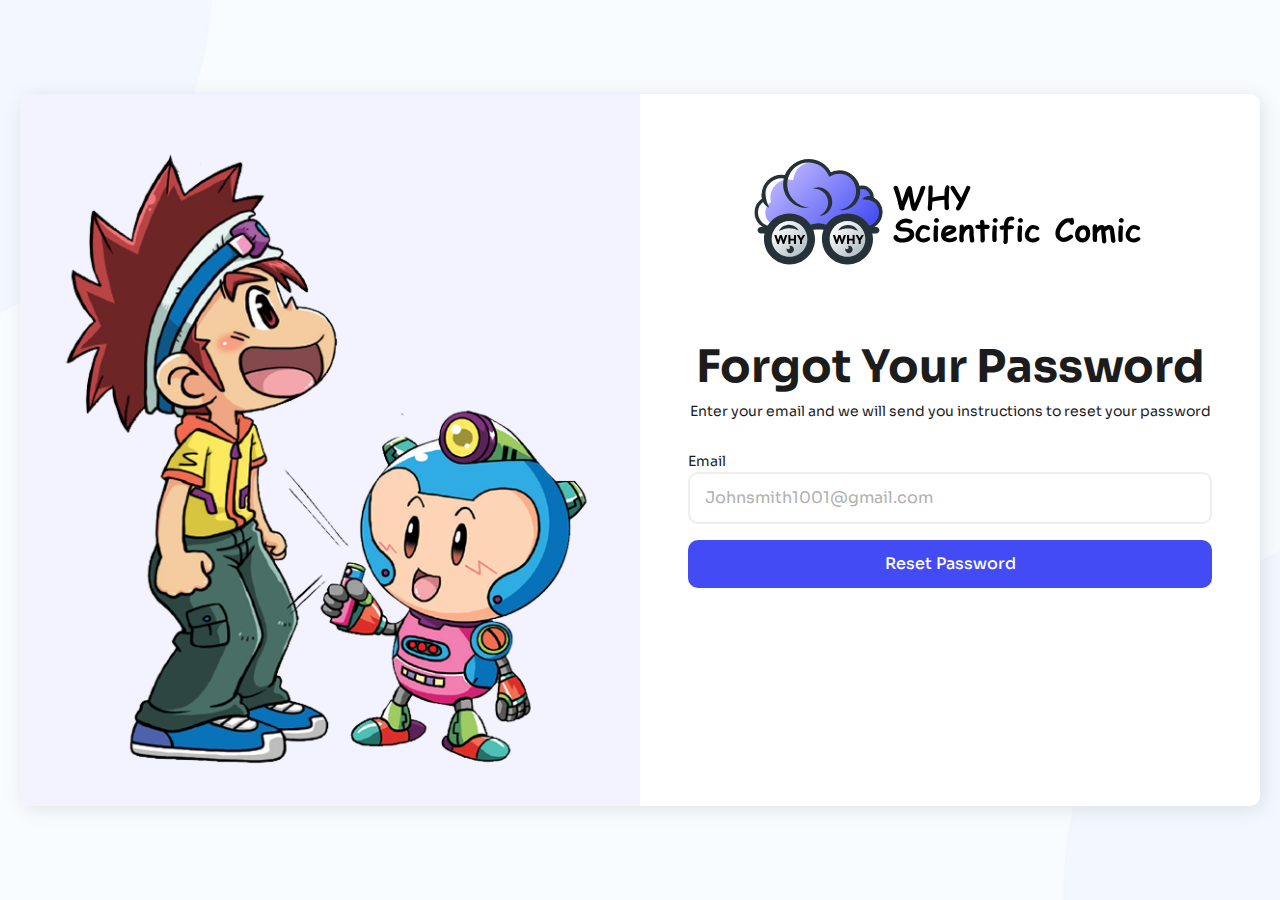
<file: forgot-password.html>
<!doctype html>
<html lang="en">

<head>
    <!-- Required meta tags -->
    <meta charset="utf-8">
    <meta name="viewport" content="width=device-width, initial-scale=1">

    <!-- Bootstrap CSS -->
    <link href="./css/bootstrap.min.css" rel="stylesheet">
    <link href="./css/style.css" rel="stylesheet">
    <link href="./css/login.css" rel="stylesheet">


    <title>:: Forgot Password ::</title>
</head>

<body>

    <div class="commonForm-container">
        <div class="commonFormWrapper forgotPassWrap">
            <div class="row m-0">
                <div class="commonForm-left col-lg-6">
                    <img src="./images/loginImg.png" alt="Login" class="img-fluid w-1001 object-fit-cover">
                </div>
                <div class="commonForm-right col-lg-6">
                    <div class="formtop text-center">
                        <div class="logo mb-4">
                            <img src="./images/logo.svg" alt="why scientific comic" class="img-fluid">
                        </div>
                        <h1 class="mb-2">Forgot Your Password</h1>
                        <p>Enter your email and we will send you instructions to reset your password</p>
                    </div>
                    <div class="commonForm-form">
                        <form>

                            <div class="mb-3">
                                <label class="form-label">Email</label>
                                <div class="input-group">
                                    <input type="email" class="form-control" placeholder="Johnsmith1001@gmail.com">
                                </div>
                            </div>
                            <button type="submit" class="btn btn-login text-white">Reset Password</button>

                        </form>
                    </div>
                </div>
            </div>
        </div>
    </div>





    <!-- JS FILES -->
    <script type="text/javascript" src="./js/bootstrap.min.js"></script>
    <script src="https://ajax.googleapis.com/ajax/libs/jquery/3.7.1/jquery.min.js"></script>
    <!--   -->

</body>

</html>
</file>
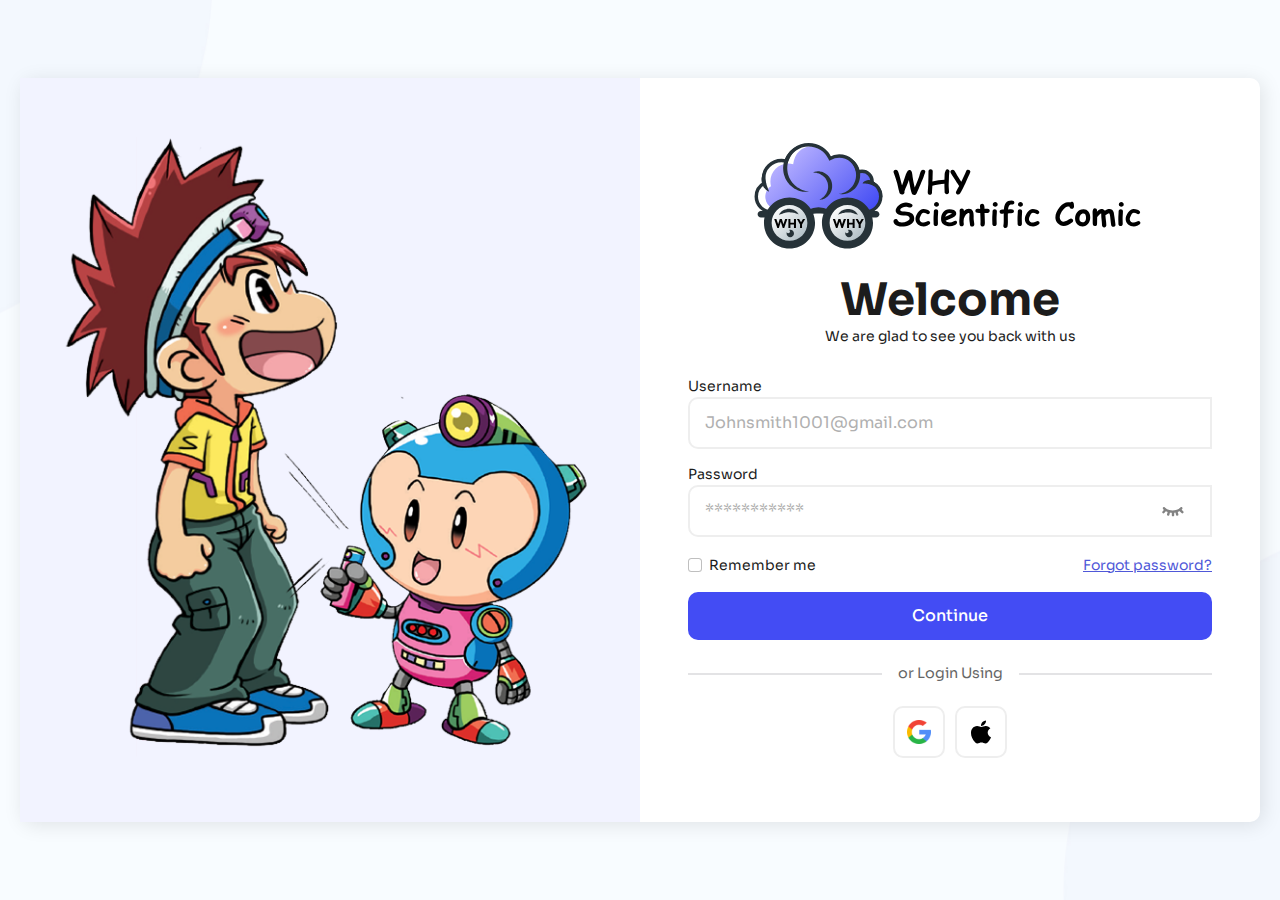
<file: login.html>
<!doctype html>
<html lang="en">

<head>
    <!-- Required meta tags -->
    <meta charset="utf-8">
    <meta name="viewport" content="width=device-width, initial-scale=1">

    <!-- Bootstrap CSS -->
    <link href="./css/bootstrap.min.css" rel="stylesheet">
    <link href="./css/style.css" rel="stylesheet">
    <link href="./css/login.css" rel="stylesheet">


    <title>:: Login ::</title>
</head>

<body>

    <div class="commonForm-container">
        <div class="commonFormWrapper">
            <div class="row m-0">
                <div class="commonForm-left col-lg-6">
                    <img src="./images/loginImg.png" alt="Login" class="img-fluid w-1001 object-fit-cover">
                </div>
                <div class="commonForm-right col-lg-6">
                    <div class="formtop text-center">
                        <div class="logo mb-4">
                            <img src="./images/logo.svg" alt="why scientific comic" class="img-fluid">
                        </div>
                        <h1>Welcome</h1>
                        <p>We are glad to see you back with us</p>
                    </div>
                    <div class="commonForm-form">
                        <form>
                            <div class="mb-3">
                                <label class="form-label">Username</label>
                                <div class="input-group">
                                    <input type="email" class="form-control" placeholder="Johnsmith1001@gmail.com">
                                    <span class="input-group-text">
                                        <i class="fas fa-envelope"></i>
                                    </span>
                                </div>
                            </div>

                            <div class="mb-3">
                                <label class="form-label">Password</label>
                                <div class="input-group">
                                    <input type="password" class="form-control" placeholder="***********">
                                    <span class="input-group-text password-toggle">
                                        <i class="fas fa-eye"></i>
                                        <img src="./images/eye-closed.svg" alt="eye-closed" class="img-fluid">
                                    </span>
                                </div>
                            </div>

                            <div class="form-check">
                                <div class="inpCheckWrap">
                                    <input type="checkbox" class="form-check-input" id="remember">
                                    <label class="form-check-label" for="remember">Remember me</label>
                                </div>
                                <a href="#" class="forgot-password text-decoration-underline linkColor2">Forgot
                                    password?</a>
                            </div>

                            <button type="submit" class="btn btn-login text-white">Continue</button>

                            <div class="divider">
                                <span>or Login Using</span>
                            </div>

                            <div class="social-login">
                                <button type="button" class="btn btn-social">
                                    <img src="./images/google.svg" alt="google" class="img-fluid">
                                </button>
                                <button type="button" class="btn btn-social">
                                    <img src="./images/apple.svg" alt="google" class="img-fluid">
                                </button>
                            </div>

                            <!-- <div class="register-link">
                                Don't have an account? <a href="#" class="text-decoration-none">Register now</a>
                            </div> -->
                        </form>
                    </div>
                </div>
            </div>
        </div>
    </div>





    <!-- JS FILES -->
    <script type="text/javascript" src="./js/bootstrap.min.js"></script>
    <script src="https://ajax.googleapis.com/ajax/libs/jquery/3.7.1/jquery.min.js"></script>
    <!--   -->

</body>

</html>
</file>
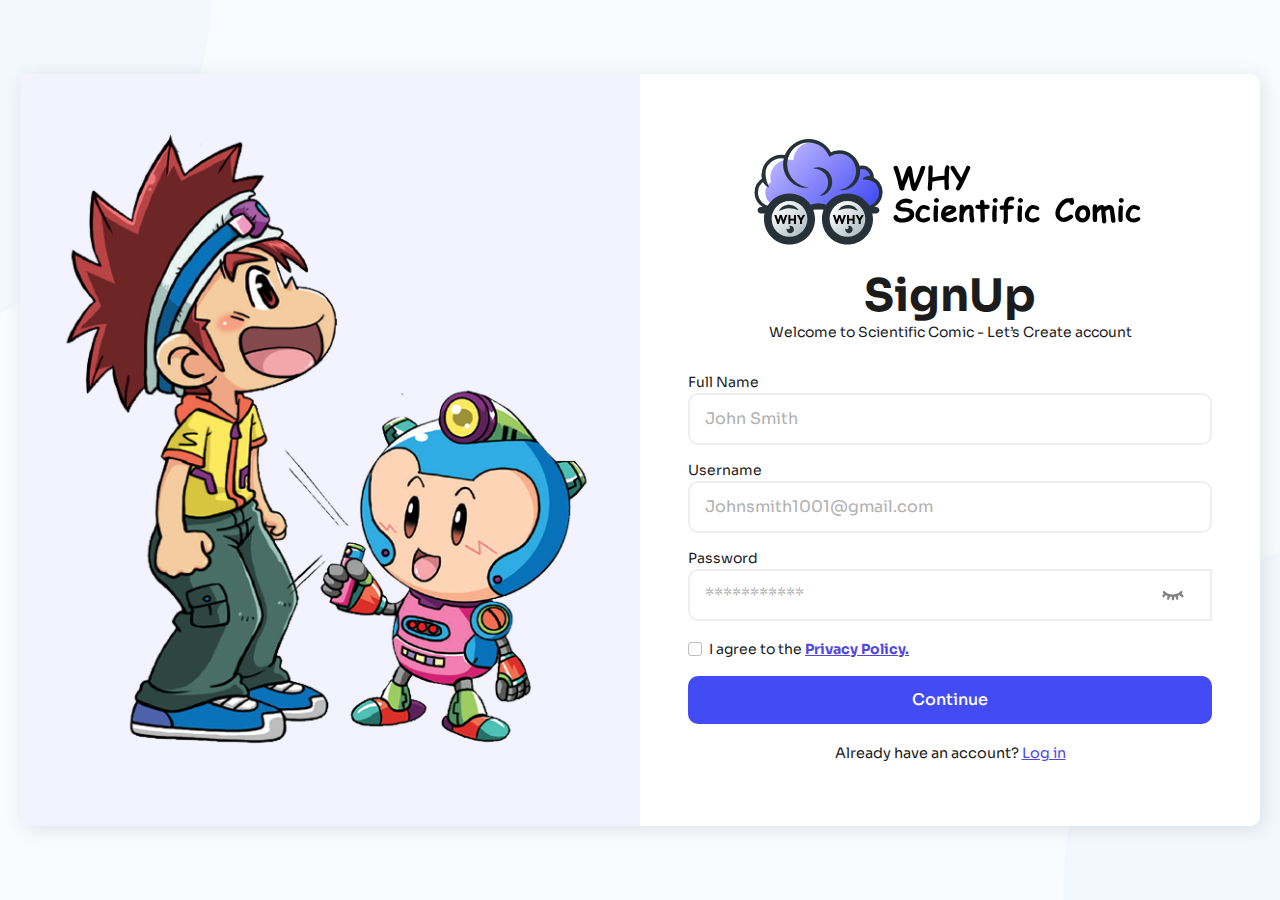
<file: signup.html>
<!doctype html>
<html lang="en">

<head>
    <!-- Required meta tags -->
    <meta charset="utf-8">
    <meta name="viewport" content="width=device-width, initial-scale=1">

    <!-- Bootstrap CSS -->
    <link href="./css/bootstrap.min.css" rel="stylesheet">
    <link href="./css/style.css" rel="stylesheet">
    <link href="./css/login.css" rel="stylesheet">


    <title>:: SignUp ::</title>
</head>

<body>

    <div class="commonForm-container">
        <div class="commonFormWrapper">
            <div class="row m-0">
                <div class="commonForm-left col-lg-6">
                    <img src="./images/loginImg.png" alt="Login" class="img-fluid w-1001 object-fit-cover">
                </div>
                <div class="commonForm-right col-lg-6">
                    <div class="formtop text-center">
                        <div class="logo mb-4">
                            <img src="./images/logo.svg" alt="why scientific comic" class="img-fluid">
                        </div>
                        <h1>SignUp</h1>
                        <p>Welcome to Scientific Comic - Let’s Create account </p>
                    </div>
                    <div class="commonForm-form">
                        <form>
                            <div class="mb-3">
                                <label class="form-label">Full Name</label>
                                <div class="input-group">
                                    <input type="text" class="form-control" placeholder="John Smith">
                                </div>
                            </div>

                            <div class="mb-3">
                                <label class="form-label">Username</label>
                                <div class="input-group">
                                    <input type="email" class="form-control" placeholder="Johnsmith1001@gmail.com">
                                </div>
                            </div>

                            <div class="mb-3">
                                <label class="form-label">Password</label>
                                <div class="input-group">
                                    <input type="password" class="form-control" placeholder="***********">
                                    <span class="input-group-text password-toggle">
                                        <i class="fas fa-eye"></i>
                                        <img src="./images/eye-closed.svg" alt="eye-closed" class="img-fluid">
                                    </span>
                                </div>
                            </div>

                            <div class="form-check">
                                <div class="inpCheckWrap">
                                    <input type="checkbox" class="form-check-input" id="remember">
                                    <label class="form-check-label" for="remember">I agree to the <a href="#"
                                            class="text-decoration-underline linkColor1 fw-bold">Privacy
                                            Policy.</a></label>
                                </div>
                            </div>

                            <button type="submit" class="btn btn-login text-white">Continue</button>

                            <div class="register-link">
                                Already have an account? <a href="#" class="text-decoration-underline linkColor1">Log
                                    in</a>
                            </div>
                        </form>
                    </div>
                </div>
            </div>
        </div>
    </div>





    <!-- JS FILES -->
    <script type="text/javascript" src="./js/bootstrap.min.js"></script>
    <script src="https://ajax.googleapis.com/ajax/libs/jquery/3.7.1/jquery.min.js"></script>
    <!--   -->

</body>

</html>
</file>
<file: css/login.css>
.linkColor1{
    color:#5248DD;
}
.linkColor2{
    color: #4F58D8;
}

.commonForm-container{
    background-color: #fff;
    display: flex;
    justify-content: center;align-items: center;
    width: 100%;
    height: 100vh;
    padding: 40px 20px;
    background-image: url('../images/bg.jpg');
    background-repeat: no-repeat;
    background-size: cover;
    background-position: center center;
}

.commonFormWrapper{
    width: 100%;
    max-width: 1280px;
    margin: auto;
    box-shadow: 3px 3px 20px 0 rgba(0, 0, 0, 0.1);
    border-radius: 10px;
    background-color: #fff;
}

.commonForm-left{
    background-color: #F2F3FF;
    padding: 59px 39px 24px;
}
.commonForm-right{
    padding: 64px 48px ;
}
.formtop{
    margin-bottom: 32px;
}
.formtop h1{
    font-size: 45px;
    font-weight: 700;
}

/* form css  */


.commonFormWrapper .commonForm-form .form-control {
    padding: 12px 15px;
    border-radius: 10px;
    border: 2px solid #eee;
    transition: all 0.3s ease;
}

.input-group-text {
    border: none;
    background: transparent;
    position: absolute;
    right: 15px;
    top: 50%;
    transform: translateY(-50%);
    z-index: 4;
    color: #666;
}

.input-group {
    position: relative;
}

.btn-login {
    padding: 12px 20px;
    background: #434CF4;
    border: none;
    border-radius: 10px;
    font-weight: 500;
    width: 100%;
    transition: all 0.3s ease;
}

.btn-login:hover {
    transform: translateY(-2px);
    box-shadow: 0 5px 15px rgba(0, 98, 204, 0.3);
}

.social-login {
    display: flex;
    gap: 10px;
    margin-top: 24px;
    justify-content: center;
}

.btn-social {
    flex: 1;
    padding: 12px;
    border-radius: 10px;
    border: 2px solid #eee;
    transition: all 0.3s ease;
    max-width: fit-content;
}

.btn-social:hover {
    background: #f8f9fa;
    transform: translateY(-2px);
}

.btn-social i {
    margin-right: 10px;
}

.divider {
    text-align: center;
    margin: 24px 0 ;
    position: relative;
}

.divider::before {
    content: '';
    position: absolute;
    left: 0;
    top: 50%;
    width: 100%;
    height: 2px;
    background: #C7C7CC80;
}

.divider span {
    background: white;
    padding: 0 16px;
    color: #666;
    font-size: 0.9rem;
    position: relative;
    z-index: 1;
}

.commonForm-form label {
    margin-bottom: 4px;
    font-size: 14px;
    line-height: 1;
}

.commonForm-form input::placeholder{
    color: #B0B0B0;
    font-size: 16px;
}

.form-check {
    display: flex;
    justify-content: space-between;
    align-items: center;
    margin: 15px 0;
    padding: 0;
}

.inpCheckWrap{
    display: flex;
    align-items: center;
    gap: 7px;
}
.inpCheckWrap .form-check-input,
.inpCheckWrap .form-check-label{
    float: none;
    margin: 0;
}
.password-toggle {
    cursor: pointer;
}

.register-link {
    text-align: center;
    margin-top: 20px;
    font-size: 0.9rem;
}
.inpCheckWrap input:checked {
    box-shadow: none;
    position: relative;
    background-color: #4F58D8;
    border-color: #4F58D8;
}
.inpCheckWrap input:checked::before {
    content: "";
    width: calc(100% + 6px);
    height: calc(100% + 6px);
    border: 1px solid #4F58D8;
    position: absolute;
    top: -3px;
    left: -3px;
    border-radius: 4px;
}
.form-check-input:focus {
    border-color: #4F58D8;
    outline: 0;
    box-shadow: 0 0 0 .25rem rgba(79, 88, 216, 0.25);
}
.forgotPassWrap .formtop h1{
    margin-top: 75px;
}
</file>
<file: css/style.css>
@import url('https://fonts.googleapis.com/css2?family=Outfit:wght@100..900&family=Sora:wght@100..800&display=swap');
@import url('../css/bootstrap.min.css');



/* Common Css */

:root {
    --purple: #434CF4;
    --white: #FFFFFF;
    --black: #1c1c1c;
    --grey: #505050;
    --grey2: #5D5D5D;
    --grey3: #292929;
}

* {
    margin: 0;
    padding: 0;
    box-sizing: border-box;
}

h1,
h2,
h3,
h4,
h5,
h6,
p {
    margin: 0;
}


a {
    text-decoration: none;
    color: var(--black);
}


body {
    font-family: 'Sora';
    font-weight: normal;
    font-size: 14px;
    line-height: normal;
    color: var(--black);
}

.custom-container {
    width: 100%;
    max-width: 1460px;
    margin: 0 auto;
    padding: 0 12px;
}

.font-outfit{
    font-family: 'Outfit';
}
.font-sora{
    font-family: 'Sora';
}

.font-16 {
    font-size: 16px;
}

.font-18 {
    font-size: 18px;
}

.font-20 {
    font-size: 20px;
}

.font-21 {
    font-size: 21px;
}

.font-32 {
    font-size: 32px;
}

.fw-400 {
    font-weight: 400;
}

.fw-500 {
    font-weight: 500;
}

.fw-600 {
    font-weight: 600;
}

.fw-700 {
    font-weight: 700;
}

.fw-900 {
    font-weight: 900;
}

/* Common Css */


/* Header Css */

.header button.navbar-toggler {
    border: none;
}

.header button.navbar-toggler .navbar-toggler-icon {
    filter: invert(1);
    background-image: url(../images/toggle.svg);
    width: 25px;
    height: 25px;
}

.header button.navbar-toggler .navbar-toggler-icon:focus-visible {
    outline: none;
}

.navbar-toggler:focus {
    text-decoration: none;
    outline: 0;
    box-shadow: none;
}

.top-bar {
    background-color: var(--red);
    padding: 8px 0;
}

ul.top-nav-list {
    display: flex;
    gap: 15px;
    align-items: center;
    margin: 0;
    padding: 0;
}

ul.top-nav-list li {
    list-style: none;
}

ul.top-nav-list li a {
    color: var(--white);
    font-size: 12px;
    line-height: 1.5;
}


.main-header .custom-container {
    display: flex;
    flex-wrap: inherit;
    align-items: center;
    justify-content: space-between;
}

header ul.navbar-nav li a {
    padding: 0;
    font-size: 16px;
    font-weight: 600;
    color: var(--black);
}

header ul.navbar-nav li a:hover {
    color: var(--red);
}

.main-header nav.navbar {
    padding: 20px 0;
}

.header .social-icons {
    list-style: none;
    padding: 0;
    display: flex;
    align-items: center;
    justify-content: end;
    gap: 15px;
    margin: 0;
}

.header .social-icons img {
    width: 14px;
    height: 14px;
}

.header .navbar-nav {
    gap: 32px;
}

.header .navbar-nav .nav-link {
    padding: 0;
}

.header .rightWrapper {
    align-items: center;
    gap: 24px;
    margin-left: 24px;
}

.search img {
    vertical-align: middle;
}

/* Header Css */
</file>
